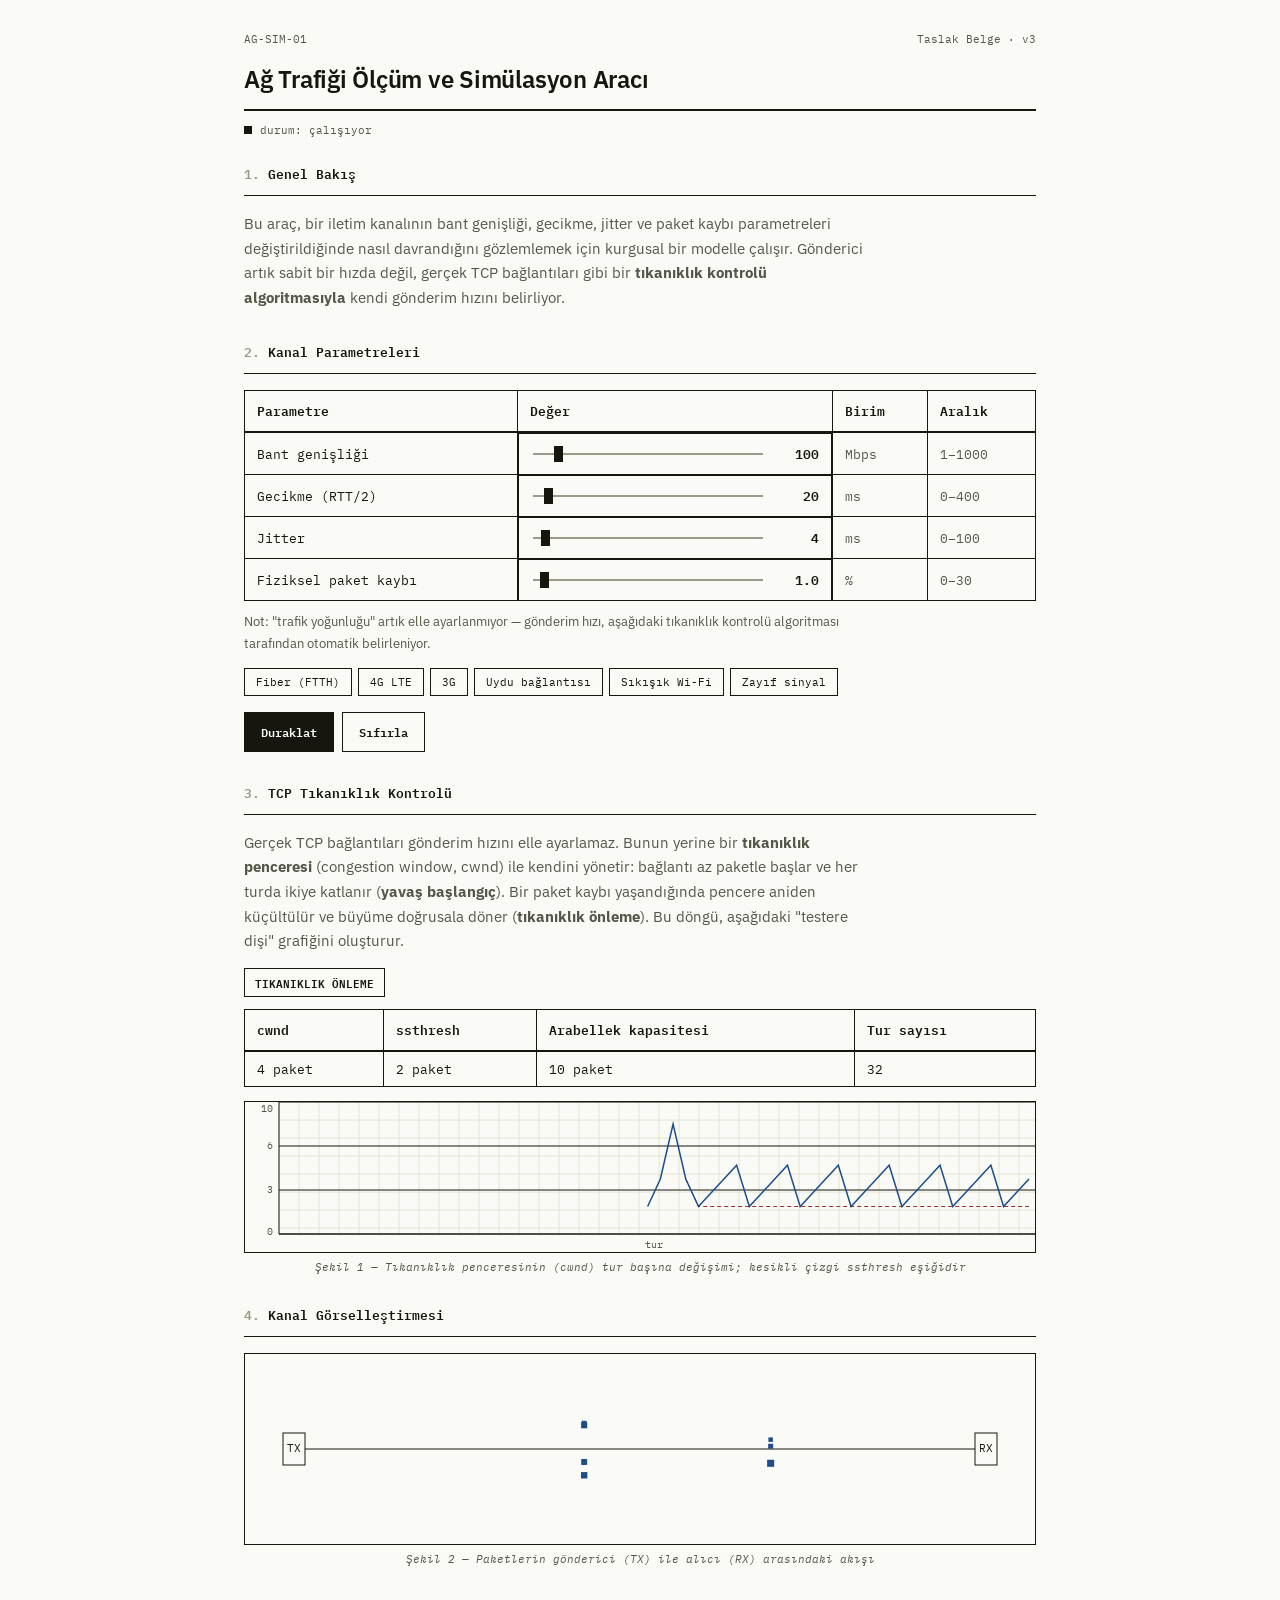
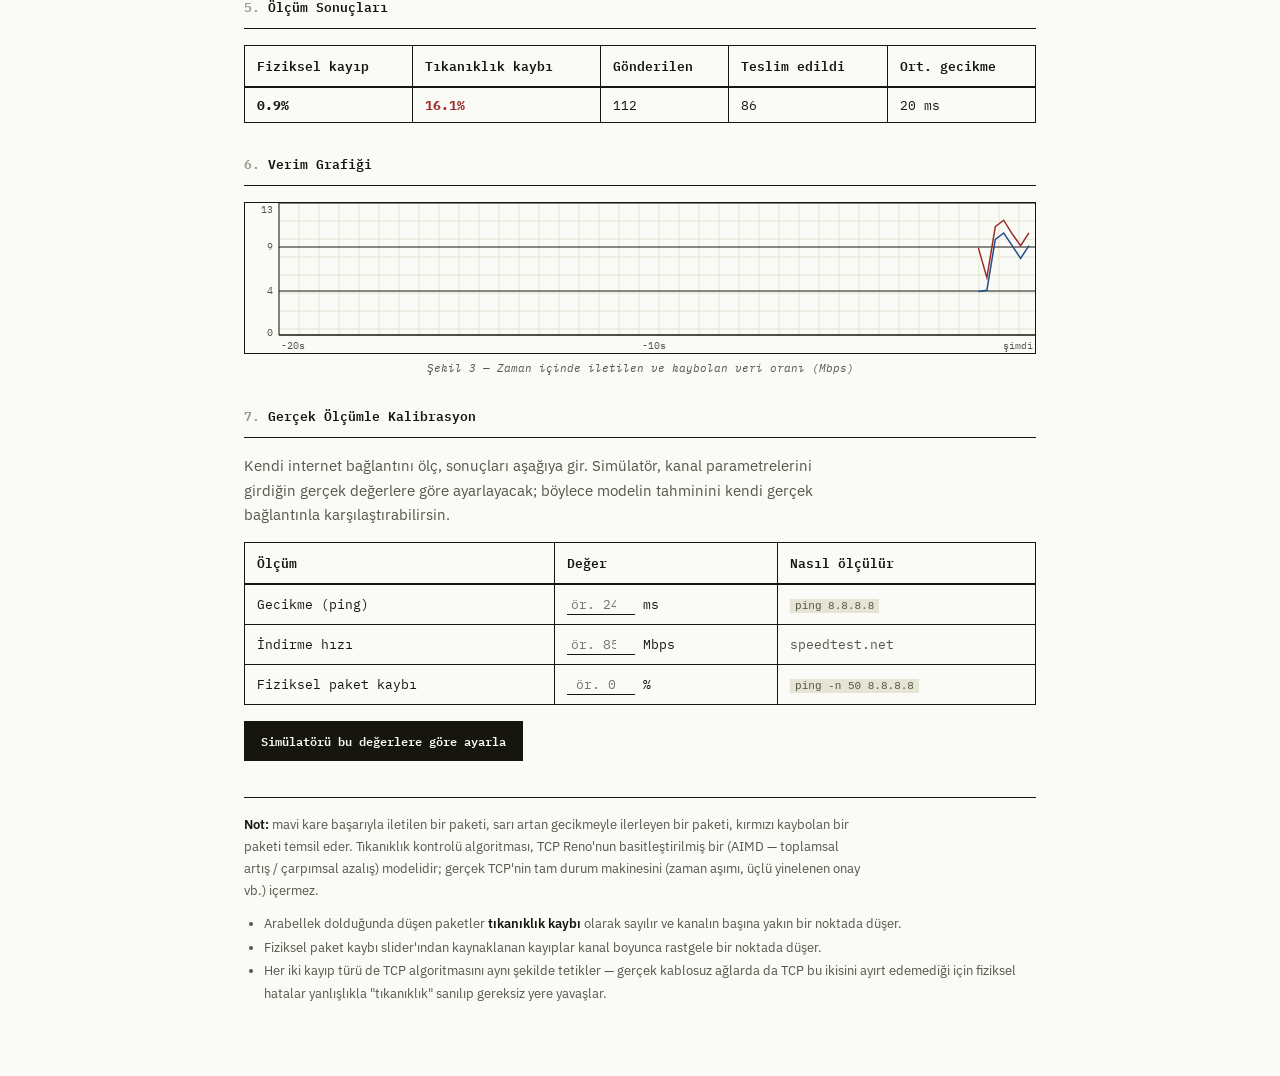
<file: index.html>
<!DOCTYPE html>
<html lang="tr">
<head>
<meta charset="UTF-8">
<meta name="viewport" content="width=device-width, initial-scale=1, viewport-fit=cover">
<title>Ağ Trafiği Ölçüm ve Simülasyon Aracı</title>
<link rel="preconnect" href="https://fonts.googleapis.com">
<link rel="preconnect" href="https://fonts.gstatic.com" crossorigin>
<link href="https://fonts.googleapis.com/css2?family=IBM+Plex+Mono:wght@400;500;600;700&family=IBM+Plex+Sans:wght@400;500;600&display=swap" rel="stylesheet">
<link rel="stylesheet" href="style.css">
</head>
<body>
<div class="page">

  <div class="doc-header-row">
    <span>AG-SIM-01</span>
    <span>Taslak Belge · v3</span>
  </div>
  <h1>Ağ Trafiği Ölçüm ve Simülasyon Aracı</h1>
  <div class="doc-rule"></div>
  <div class="status-line">
    <span class="status-mark" id="statusDot"></span>
    <span id="statusText">durum: çalışıyor</span>
  </div>

  <section>
    <div class="section-heading"><span class="num">1.</span><span>Genel Bakış</span></div>
    <div class="section-rule"></div>
    <p class="prose">Bu araç, bir iletim kanalının bant genişliği, gecikme, jitter ve paket kaybı parametreleri değiştirildiğinde nasıl davrandığını gözlemlemek için kurgusal bir modelle çalışır. Gönderici artık sabit bir hızda değil, gerçek TCP bağlantıları gibi bir <b>tıkanıklık kontrolü algoritmasıyla</b> kendi gönderim hızını belirliyor.</p>
  </section>

  <section>
    <div class="section-heading"><span class="num">2.</span><span>Kanal Parametreleri</span></div>
    <div class="section-rule"></div>
    <table class="spec-table">
      <thead><tr><th>Parametre</th><th>Değer</th><th>Birim</th><th>Aralık</th></tr></thead>
      <tbody>
        <tr>
          <td>Bant genişliği</td>
          <td class="cell-slider"><input type="range" id="bw" min="1" max="1000" value="100" step="1"><span class="cell-value" id="vBw">100</span></td>
          <td class="unit-col">Mbps</td>
          <td class="range-col">1–1000</td>
        </tr>
        <tr>
          <td>Gecikme (RTT/2)</td>
          <td class="cell-slider"><input type="range" id="lat" min="0" max="400" value="20" step="1"><span class="cell-value" id="vLat">20</span></td>
          <td class="unit-col">ms</td>
          <td class="range-col">0–400</td>
        </tr>
        <tr>
          <td>Jitter</td>
          <td class="cell-slider"><input type="range" id="jit" min="0" max="100" value="4" step="1"><span class="cell-value" id="vJit">4</span></td>
          <td class="unit-col">ms</td>
          <td class="range-col">0–100</td>
        </tr>
        <tr>
          <td>Fiziksel paket kaybı</td>
          <td class="cell-slider"><input type="range" id="loss" min="0" max="30" value="1" step="0.5"><span class="cell-value" id="vLoss">1.0</span></td>
          <td class="unit-col">%</td>
          <td class="range-col">0–30</td>
        </tr>
      </tbody>
    </table>
    <p class="prose" style="margin-top:10px; font-size:12.5px;">Not: "trafik yoğunluğu" artık elle ayarlanmıyor — gönderim hızı, aşağıdaki tıkanıklık kontrolü algoritması tarafından otomatik belirleniyor.</p>

    <div class="presets" id="presets"></div>
    <div class="btn-row">
      <button class="btn primary" id="toggleBtn">Duraklat</button>
      <button class="btn" id="resetBtn">Sıfırla</button>
    </div>
  </section>

  <section>
    <div class="section-heading"><span class="num">3.</span><span>TCP Tıkanıklık Kontrolü</span></div>
    <div class="section-rule"></div>
    <p class="prose">Gerçek TCP bağlantıları gönderim hızını elle ayarlamaz. Bunun yerine bir <b>tıkanıklık penceresi</b> (congestion window, cwnd) ile kendini yönetir: bağlantı az paketle başlar ve her turda ikiye katlanır (<b>yavaş başlangıç</b>). Bir paket kaybı yaşandığında pencere aniden küçültülür ve büyüme doğrusala döner (<b>tıkanıklık önleme</b>). Bu döngü, aşağıdaki "testere dişi" grafiğini oluşturur.</p>

    <div style="margin-top:14px;" class="phase-badge" id="phaseBadge">YAVAŞ BAŞLANGIÇ</div>

    <table class="spec-table">
      <thead><tr><th>cwnd</th><th>ssthresh</th><th>Arabellek kapasitesi</th><th>Tur sayısı</th></tr></thead>
      <tbody>
        <tr>
          <td id="cwndVal">1 paket</td>
          <td id="ssthreshVal">∞</td>
          <td id="bufferVal">10 paket</td>
          <td id="roundVal">0</td>
        </tr>
      </tbody>
    </table>

    <div class="figure-frame" style="margin-top:14px;"><canvas id="cwndChart"></canvas></div>
    <div class="figure-caption">Şekil 1 — Tıkanıklık penceresinin (cwnd) tur başına değişimi; kesikli çizgi ssthresh eşiğidir</div>
  </section>

  <section>
    <div class="section-heading"><span class="num">4.</span><span>Kanal Görselleştirmesi</span></div>
    <div class="section-rule"></div>
    <div class="figure-frame"><canvas id="pipe"></canvas></div>
    <div class="figure-caption">Şekil 2 — Paketlerin gönderici (TX) ile alıcı (RX) arasındaki akışı</div>
  </section>

  <section>
    <div class="section-heading"><span class="num">5.</span><span>Ölçüm Sonuçları</span></div>
    <div class="section-rule"></div>
    <table class="spec-table">
      <thead><tr><th>Fiziksel kayıp</th><th>Tıkanıklık kaybı</th><th>Gönderilen</th><th>Teslim edildi</th><th>Ort. gecikme</th></tr></thead>
      <tbody>
        <tr>
          <td class="result-loss" id="sPhysWrap"><span id="sPhys">0.0</span>%</td>
          <td class="result-loss" id="sCongWrap"><span id="sCong">0.0</span>%</td>
          <td id="sSent">0</td>
          <td id="sDelivered">0</td>
          <td id="sLatency">0 ms</td>
        </tr>
      </tbody>
    </table>
  </section>

  <section>
    <div class="section-heading"><span class="num">6.</span><span>Verim Grafiği</span></div>
    <div class="section-rule"></div>
    <div class="figure-frame"><canvas id="chart"></canvas></div>
    <div class="figure-caption">Şekil 3 — Zaman içinde iletilen ve kaybolan veri oranı (Mbps)</div>
  </section>

  <section>
    <div class="section-heading"><span class="num">7.</span><span>Gerçek Ölçümle Kalibrasyon</span></div>
    <div class="section-rule"></div>
    <p class="prose">Kendi internet bağlantını ölç, sonuçları aşağıya gir. Simülatör, kanal parametrelerini girdiğin gerçek değerlere göre ayarlayacak; böylece modelin tahminini kendi gerçek bağlantınla karşılaştırabilirsin.</p>

    <table class="spec-table" style="margin-top:14px;">
      <thead><tr><th>Ölçüm</th><th>Değer</th><th>Nasıl ölçülür</th></tr></thead>
      <tbody>
        <tr>
          <td>Gecikme (ping)</td>
          <td><input type="number" id="realLat" class="real-input" placeholder="ör. 24" min="0" step="0.1"> ms</td>
          <td class="unit-col"><code>ping 8.8.8.8</code></td>
        </tr>
        <tr>
          <td>İndirme hızı</td>
          <td><input type="number" id="realBw" class="real-input" placeholder="ör. 85" min="0" step="0.1"> Mbps</td>
          <td class="unit-col">speedtest.net</td>
        </tr>
        <tr>
          <td>Fiziksel paket kaybı</td>
          <td><input type="number" id="realLoss" class="real-input" placeholder="ör. 0" min="0" max="100" step="0.1"> %</td>
          <td class="unit-col"><code>ping -n 50 8.8.8.8</code></td>
        </tr>
      </tbody>
    </table>

    <div class="btn-row">
      <button class="btn primary" id="applyRealBtn">Simülatörü bu değerlere göre ayarla</button>
    </div>

    <table class="spec-table" id="compareTable" style="margin-top:16px; display:none;">
      <thead><tr><th></th><th>Girdiğin gerçek ölçüm</th><th>Simülasyonun o anki verimi</th></tr></thead>
      <tbody>
        <tr><td>Verim</td><td id="cmpReal">—</td><td id="cmpSim">—</td></tr>
      </tbody>
    </table>
  </section>

  <div class="notes">
    <p class="prose"><b>Not:</b> mavi kare başarıyla iletilen bir paketi, sarı artan gecikmeyle ilerleyen bir paketi, kırmızı kaybolan bir paketi temsil eder. Tıkanıklık kontrolü algoritması, TCP Reno'nun basitleştirilmiş bir (AIMD — toplamsal artış / çarpımsal azalış) modelidir; gerçek TCP'nin tam durum makinesini (zaman aşımı, üçlü yinelenen onay vb.) içermez.</p>
    <ul>
      <li>Arabellek dolduğunda düşen paketler <b>tıkanıklık kaybı</b> olarak sayılır ve kanalın başına yakın bir noktada düşer.</li>
      <li>Fiziksel paket kaybı slider'ından kaynaklanan kayıplar kanal boyunca rastgele bir noktada düşer.</li>
      <li>Her iki kayıp türü de TCP algoritmasını aynı şekilde tetikler — gerçek kablosuz ağlarda da TCP bu ikisini ayırt edemediği için fiziksel hatalar yanlışlıkla "tıkanıklık" sanılıp gereksiz yere yavaşlar.</li>
    </ul>
  </div>

</div>

<script src="simulation.js"></script>
<script src="charts.js"></script>
<script src="ui.js"></script>
</body>
</html>
</file>
<file: style.css>
:root {
  --paper: #FAFAF6;
  --ink: #16160F;
  --ink-soft: #55564A;
  --ink-faint: #9B9A88;
  --grid: #E6E4D3;
  --blue: #1D4E89;
  --amber: #8A6A1D;
  --red: #9C2B2B;
  --font-mono: 'IBM Plex Mono', 'SF Mono', monospace;
  --font-sans: 'IBM Plex Sans', system-ui, sans-serif;
  box-sizing: border-box;
  padding-top: env(safe-area-inset-top, 0px);
  padding-bottom: env(safe-area-inset-bottom, 0px);
}
@media (prefers-color-scheme: dark) {
  :root:not([data-theme="light"]) { --paper: #FAFAF6; --ink: #16160F; }
}
* { box-sizing: border-box; }
html { scroll-padding-top: env(safe-area-inset-top, 0px); height: 100%; }
body {
  margin: 0; min-height: 100%;
  background: var(--paper); color: var(--ink);
  font-family: var(--font-mono);
  -webkit-font-smoothing: antialiased;
}
.page { max-width: 840px; margin: 0 auto; padding: 32px 24px 70px; }

.doc-header-row {
  display: flex; justify-content: space-between;
  font-size: 11px; color: var(--ink-soft);
  margin-bottom: 18px; flex-wrap: wrap; gap: 6px 16px;
}
h1 {
  font-family: var(--font-sans); font-size: 24px; font-weight: 600;
  margin: 0 0 14px; letter-spacing: -0.01em; line-height: 1.3;
}
.doc-rule { border-top: 2px solid var(--ink); margin-bottom: 26px; }
.status-line {
  display: flex; align-items: center; gap: 8px;
  font-size: 11px; color: var(--ink-soft);
  margin-top: -14px; margin-bottom: 26px;
}
.status-mark { width: 8px; height: 8px; background: var(--ink); display: inline-block; }
.status-mark.paused { background: transparent; border: 1px solid var(--ink); }

section { margin-bottom: 30px; }
.section-heading {
  font-family: var(--font-mono); font-weight: 600; font-size: 13px;
  margin: 0 0 10px; display: flex; align-items: baseline; gap: 8px;
}
.section-heading .num { color: var(--ink-faint); }
.section-rule { border-bottom: 1px solid var(--ink); margin: 0 0 16px; }

p.prose {
  font-family: var(--font-sans); font-size: 14.5px; line-height: 1.7;
  color: var(--ink-soft); max-width: 620px; margin: 0;
}

table.spec-table {
  width: 100%; border-collapse: collapse;
  font-family: var(--font-mono); font-size: 12.5px;
}
.spec-table th, .spec-table td {
  border: 1px solid var(--ink); padding: 9px 12px;
  text-align: left; vertical-align: middle;
}
.spec-table thead th {
  font-weight: 600; border-bottom: 2px solid var(--ink); background: var(--paper);
}
.spec-table td.unit-col, .spec-table td.range-col { color: var(--ink-soft); white-space: nowrap; }
.cell-slider { display: flex; align-items: center; gap: 12px; }
.cell-slider input[type="range"] { flex: 1; }
.cell-value { min-width: 42px; text-align: right; font-weight: 600; }
.field-caption { font-size: 10.5px; color: var(--ink-faint); }

input[type="range"] {
  -webkit-appearance: none; height: 2px;
  background: var(--ink-faint); outline: none;
}
input[type="range"]::-webkit-slider-thumb {
  -webkit-appearance: none; width: 9px; height: 16px;
  background: var(--ink); cursor: pointer; border-radius: 0;
}
input[type="range"]::-moz-range-thumb {
  width: 9px; height: 16px; background: var(--ink);
  cursor: pointer; border: none; border-radius: 0;
}

.presets { display: flex; flex-wrap: wrap; gap: 6px; margin-top: 14px; }
.preset-btn {
  font-family: var(--font-mono); font-size: 11px;
  background: var(--paper); border: 1px solid var(--ink); color: var(--ink);
  padding: 6px 11px; cursor: pointer; border-radius: 0;
}
.preset-btn.active { background: var(--ink); color: var(--paper); }

.btn-row { display: flex; gap: 8px; margin-top: 16px; }
.btn {
  font-family: var(--font-mono); font-weight: 600; font-size: 12px;
  padding: 9px 16px; border: 1px solid var(--ink);
  background: var(--paper); color: var(--ink); cursor: pointer; border-radius: 0;
}
.btn.primary { background: var(--ink); color: var(--paper); }
.btn:active { transform: translateY(1px); }

.figure-frame { border: 1px solid var(--ink); background: var(--paper); }
canvas#pipe { display: block; width: 100%; height: 190px; background: var(--paper); }
canvas#chart { display: block; width: 100%; height: 150px; background: var(--paper); }
canvas#cwndChart { display: block; width: 100%; height: 150px; background: var(--paper); }
.figure-caption {
  font-family: var(--font-mono); font-size: 11px; font-style: italic;
  color: var(--ink-soft); text-align: center; margin-top: 7px;
}

.phase-badge {
  display: inline-block;
  font-family: var(--font-mono); font-weight: 600; font-size: 11px;
  border: 1px solid var(--ink); padding: 4px 10px; margin-bottom: 12px;
  background: var(--paper);
}

.result-loss { font-weight: 700; }
.result-loss.warn { color: var(--amber); }
.result-loss.bad { color: var(--red); }

.real-input {
  width: 68px; border: none; border-bottom: 1px solid var(--ink);
  font-family: var(--font-mono); font-size: 12.5px;
  background: transparent; padding: 2px 4px; text-align: right; color: var(--ink);
}
.real-input:focus { outline: none; border-bottom: 2px solid var(--ink); }
code { background: var(--grid); padding: 1px 5px; font-size: 11px; }

.notes { border-top: 1px solid var(--ink); padding-top: 16px; margin-top: 36px; }
.notes p.prose { font-size: 13px; }
.notes b { color: var(--ink); font-weight: 600; }
.notes ul { font-family: var(--font-sans); font-size: 13px; color: var(--ink-soft); line-height: 1.8; padding-left: 20px; margin: 10px 0 0; }

@media (max-width: 560px) {
  .spec-table, .spec-table thead, .spec-table tbody, .spec-table tr, .spec-table th, .spec-table td { display: block; width: 100%; }
  .spec-table thead { display: none; }
  .spec-table td { border-top: none; }
  .spec-table tr { border: 1px solid var(--ink); margin-bottom: -1px; }
}
@media (prefers-reduced-motion: reduce) { * { transition: none !important; } }
</file>
